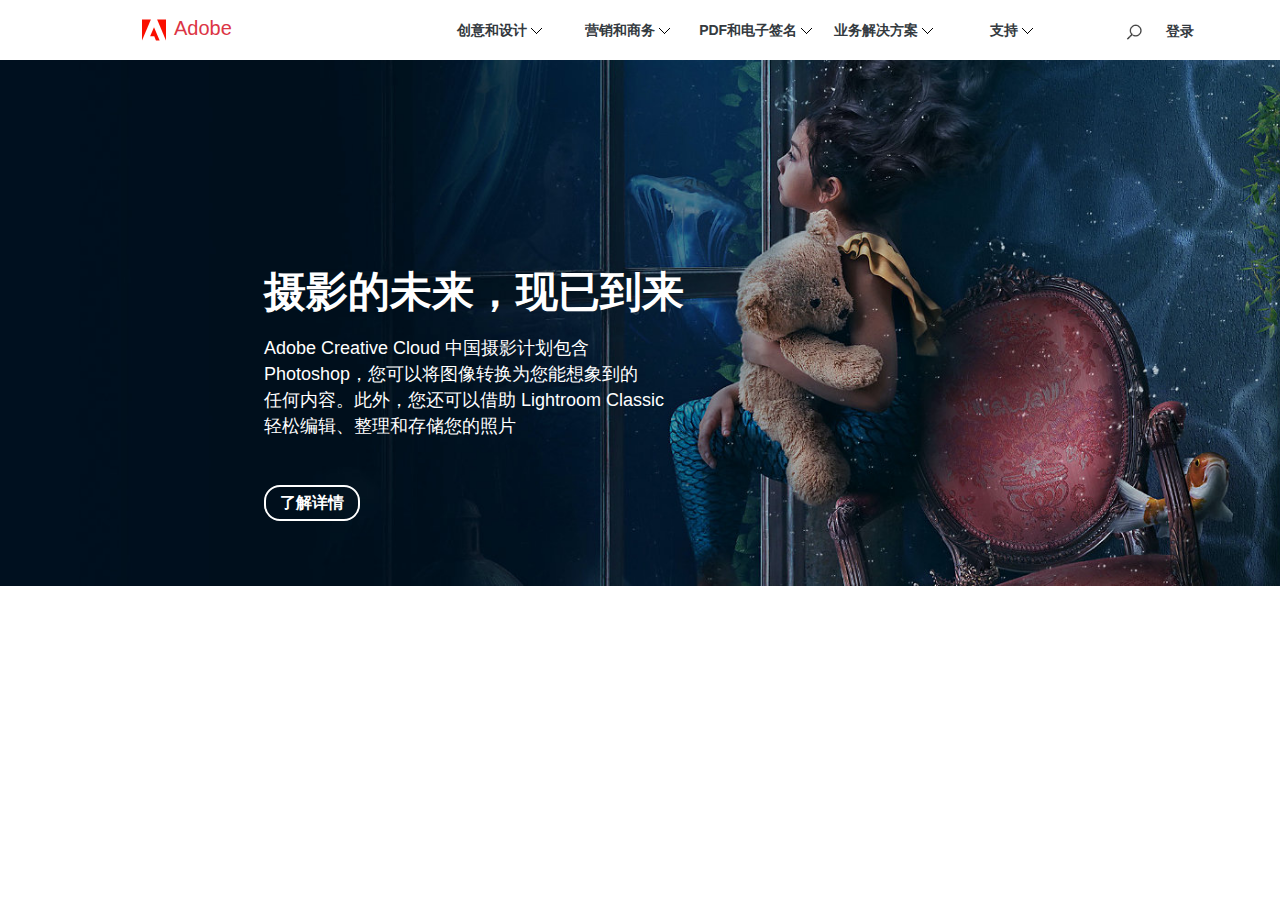
<file: Adoobe-project/index.html>
<html lang="en">
    <head>
        <meta charset="UTF-8">
        <title>Document</title>
        <meta name="viewport" content="width=device-width,initial-scale=1">
        <link rel="stylesheet" href="css/bootstrap.css">
        <script src="js/jquery.min.js"></script>
        <script src="js/popper.min.js"></script>
        <script src="js/bootstrap.min.js"></script>
		<link rel="stylesheet" type="text/css" href="css/index.css"/>
		<style type="text/css">
			.dropdown-menu>li{
				width: 207px;
				height: 53px;
				line-height: 1;
				padding: 12px 15px;
			}
			.dropdown-menu{
				border: 0;
				border-radius: 0;
				top: 18px;
				left: 0px;
			}
		</style>
    </head>
    <body>
        <div>
			<div class="bg-white nav_ref">
				<!-- 2.lg以上隐藏，lg以下显示的按钮 -->
				<!-- <button data-target="#d1" data-toggle="collapse" class="navbar-toggler">
					<span class="navbar-toggler-icon"></span>
				</button> -->
				<!-- 导航栏 nav -->
				<div class="text-danger h5 d-inline-block mb-0 logo_abs"><img class="logo_size mr-2" src="./img/logo.svg">Adobe</div>
				<div id="d1" class="nav_width d-inline-block nve_abs">
					<ul class="nav nav-justified">
						<li class="nav-item">
							<a data-toggle="dropdown" class="text-dark font-weight-bold font_size" href="#">创意和设计 <img src="img/53e0e2d752050295fbabd3185f990b8.png"></a>
							<ul class="dropdown-menu">
								<li><a href="#">jmeter</a></li>
								<li><a href="#">EJB</a></li>
								<li><a href="#">Jasper Report</a></li>
								<li class="divider"></li>
								<li><a href="#">分离的链接</a></li>
								<li class="divider"></li>
								<li><a href="#">另一个分离的链接</a></li>
							</ul>
						</li>
						<li class="nav-item">
							<a data-toggle="dropdown" class="text-dark font-weight-bold font_size" href="#">营销和商务 <img src="img/53e0e2d752050295fbabd3185f990b8.png"></a>
							<ul class="dropdown-menu">
								<li><a href="#">jmeter</a></li>
								<li><a href="#">EJB</a></li>
								<li><a href="#">Jasper Report</a></li>
								<li class="divider"></li>
								<li><a href="#">分离的链接</a></li>
								<li class="divider"></li>
								<li><a href="#">另一个分离的链接</a></li>
							</ul>
						</li>
						<li class="nav-item">
							<a data-toggle="dropdown" class="text-dark font-weight-bold font_size" href="#">PDF和电子签名 <img src="img/53e0e2d752050295fbabd3185f990b8.png"></a>
							<ul class="dropdown-menu">
								<li><a href="#">jmeter</a></li>
								<li><a href="#">EJB</a></li>
								<li><a href="#">Jasper Report</a></li>
								<li class="divider"></li>
								<li><a href="#">分离的链接</a></li>
								<li class="divider"></li>
								<li><a href="#">另一个分离的链接</a></li>
							</ul>
						</li>
						<li class="nav-item">
							<a data-toggle="dropdown" class="text-dark font-weight-bold font_size" href="#">业务解决方案 <img src="img/53e0e2d752050295fbabd3185f990b8.png"></a>
							<ul class="dropdown-menu">
								<li><a href="#">jmeter</a></li>
								<li><a href="#">EJB</a></li>
								<li><a href="#">Jasper Report</a></li>
								<li class="divider"></li>
								<li><a href="#">分离的链接</a></li>
								<li class="divider"></li>
								<li><a href="#">另一个分离的链接</a></li>
							</ul>
						</li>
						<li class="nav-item">
							<a data-toggle="dropdown" class="text-dark font-weight-bold font_size" href="#">支持 <img src="img/53e0e2d752050295fbabd3185f990b8.png"></a>
							<ul class="dropdown-menu">
								<li>
									<a class="" href="#">帮助中心</a>
									<p>疑难解答和操作说明</p>
								</li>
								<li><a href="#">EJB</a></li>
								<li><a href="#">Jasper Report</a></li>
								<li class="divider"></li>
								<li><a href="#">分离的链接</a></li>
								<li class="divider"></li>
								<li><a href="#">另一个分离的链接</a></li>
							</ul>
						</li>
					</ul>
				</div>
				<div class="d-inline-block login_abs">
					<div class="mt_20 d-inline-block"><img class="search_img_size mr-3" src="img/search.png"></div>
					<a class="text-dark font-weight-bold font_size line_height" href="#">登录</a>
				</div>
			</div>
			<div class="mt_img">
				<div class="text_size text-white">
					<p class="">摄影的未来，现已到来</p>
					<p class="mb-2">Adobe Creative Cloud 中国摄影计划包含</p>
					<p class="mb-2">Photoshop，您可以将图像转换为您能想象到的</p>
					<p class="mb-2">任何内容。此外，您还可以借助 Lightroom Classic</p>
					<p class="mb-2">轻松编辑、整理和存储您的照片</p>
				</div>
				<div class="btn_detail">
					<a class="text-white" href="#">了解详情</a>
				</div>
			</div>
		</div>
    </body>
</html>
</file>
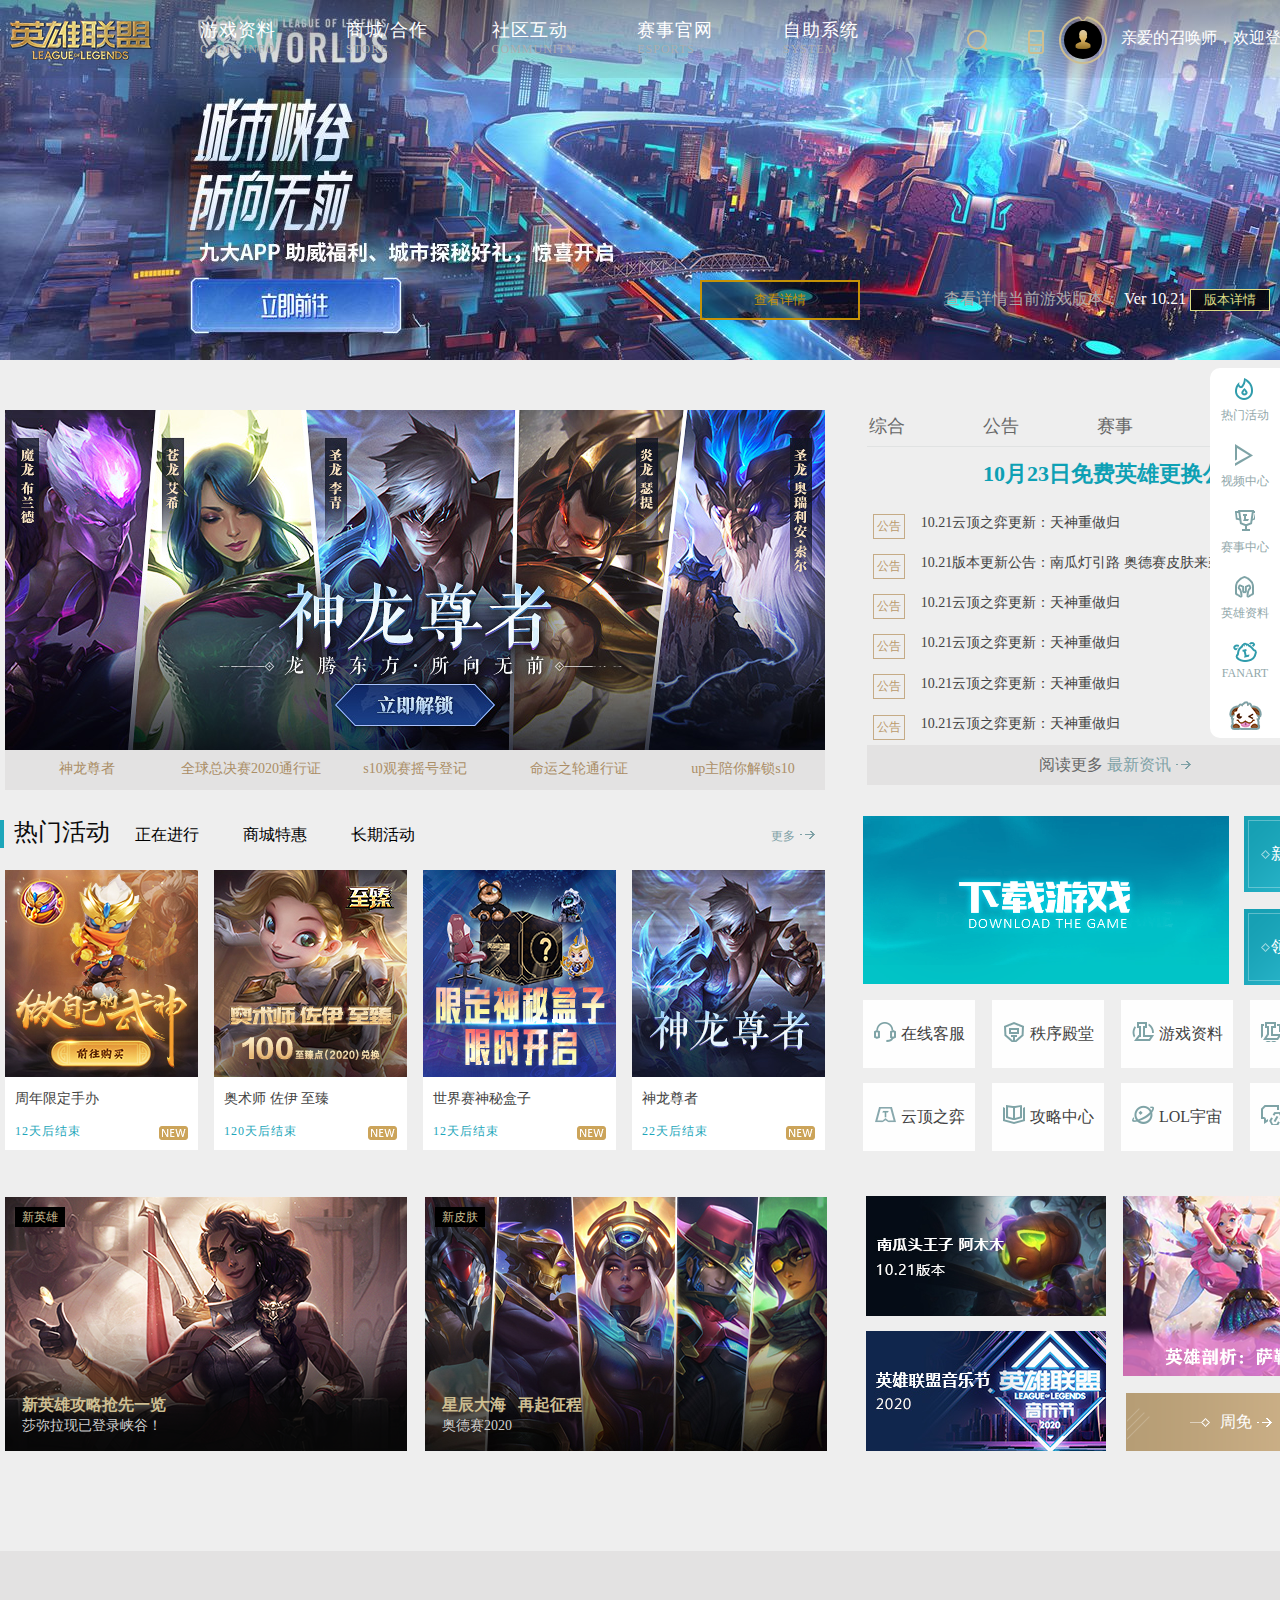
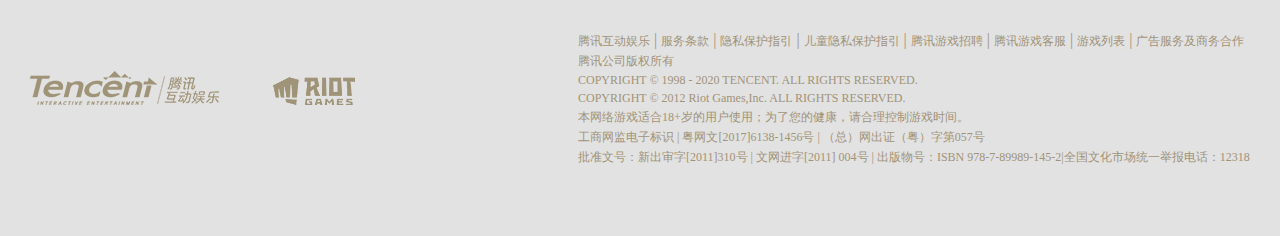
<file: lol-project/index.html>
<!DOCTYPE html>
<html lang="en">

<head>
    <meta charset="UTF-8">
    <title>英雄联盟全新官方网站-腾讯游戏</title>
    <style type="text/css">

    </style>
    <link rel="stylesheet" type="text/css" href="./css/tool.css">
    <!-- 内容控制台 -->
    <link rel="stylesheet" type="text/css" href="./css/console.css">
    <!-- 图标 -->
    <link rel="stylesheet" type="text/css" href="./css/icon.css">
    <!-- 导航栏  -->
    <link rel="stylesheet" type="text/css" href="./css/nav.css">
    <!-- 轮播图  公告  -->
    <link rel="stylesheet" type="text/css" href="./css/content.css">
    <!-- 热门活动 游戏相关 -->
    <link rel="stylesheet" type="text/css" href="./css/part.css">
    <!-- 新英雄 新皮肤 版本导航 -->
    <link rel="stylesheet" type="text/css" href="./css/new-news.css">
    <!-- 侧边栏  -->
    <link rel="stylesheet" type="text/css" href="./css/sidebar.css">
    <!-- 底部  -->
    <link rel="stylesheet" type="text/css" href="./css/footer.css">
</head>

<body>
    <!-- 侧边栏 -->
    <div class="sidebar">
        <ul>
            <li class="hot-active-icon">
                <i></i>
                <p>热门活动</p>
            </li>
            <li class="video-center-icon">
                <i></i>
                <p>视频中心</p>
            </li>
            <li class="math-center-icon">
                <i></i>
                <p>赛事中心</p>
            </li>
            <li class="hero-data-icon">
                <i></i>
                <p>英雄资料</p>
            </li>
            <li class="fanart-icon">
                <i></i>
                <p>FANART</p>
            </li>
            <li class="polo-icon">
                <i></i>
            </li>
        </ul>
    </div>
    <!-- 导航栏 -->
    <header class="t_bg">
        <div>
            <div class="head_nav">
                <!-- logo -->
                <a href="">
                    <img src="./img/logo.png">
                </a>
                <!-- 导航栏 -->
                <ul>
                    <li>
                        <a href="#">
                            <span>游戏资料</span>
                        </a>
                        <span>
                            <a href="#">GAME INFO</a>
                        </span>
                    </li>
                    <li>
                        <a href="#">
                            <span>商城/合作</span>
                        </a>
                        <span>
                            <a href="#">STORE</a>
                        </span>
                    </li>
                    <li>
                        <a href="#">
                            <span>社区互动</span>
                        </a>
                        <span>
                            <a href="#">COMMUNITY</a>
                        </span>
                    </li>
                    <li>
                        <a href="#">
                            <span>赛事官网</span>
                        </a>
                        <span>
                            <a href="#">ESPORTS</a>
                        </span>
                    </li>
                    <li>
                        <a href="#">
                            <span>自助系统</span>
                        </a>
                        <span>
                            <a href="#">SYSTEM</a>
                        </span>
                    </li>
                </ul>
                <div class="search_EWM">
                    <ul>
                        <li class="search-icon">
                            <i></i>
                        </li>
                        <li class="code-icon">
                            <i></i>
                        </li>
                        <!-- <i class="user-border-icon"></i> -->
                    </ul>
                </div>
                <div class="user">
                    <i class="user-border-icon"></i>
                    <img class="user_img" src="./img/default.png">
                    <p>亲爱的召唤师，欢迎登录</p>
                </div>
            </div>
            <div class="btn">
                <button>
                    <a href="#">查看详情</a>
                </button>
                <span>查看详情当前游戏版本：</span>
                <b>Ver 10.21</b>
                <button class="btn_check">
                    <a href="#">版本详情</a>
                </button>
            </div>
        </div>
    </header>
    <div class="console">
        <!-- 轮播图 -->
        <div class="slideshow">
            <div>
                <a href="#">
                    <img id="slideshow_2" src="./img/slideshow_2.jpeg">
                </a>
                <a href="#">
                    <img id="slideshow_1" src="./img/slideshow_1.jpeg">
                </a>
                <a href="#">
                    <img id="slideshow_3" src="./img/slideshow_3.jpeg">
                </a>
                <a href="#">
                    <img id="slideshow_4" src="./img/slideshow_4.jpeg">
                </a>
                <a href="#">
                    <img id="slideshow_5" src="./img/slideshow_5.jpeg">
                </a>
            </div>
            <ul>
                <li>
                    <a href="#slideshow_2">神龙尊者</a>
                </li>
                <li>
                    <a href="#slideshow_1">全球总决赛2020通行证</a>
                </li>
                <li>
                    <a href="#slideshow_5">s10观赛摇号登记</a>
                </li>
                <li>
                    <a href="#slideshow_4">命运之轮通行证</a>
                </li>
                <li>
                    <a href="#slideshow_3">up主陪你解锁s10</a>
                </li>
            </ul>
        </div>
        <!-- 公告 -->
        <div class="notice">
            <ul>
                <li>
                    <a href="#">综合</a>
                </li>
                <li>
                    <a href="#">公告</a>
                </li>
                <li>
                    <a href="#">赛事</a>
                </li>
                <li>
                    <a href="#">攻略</a>
                </li>
                <li id="last">
                    <a href="#">社区</a>
                </li>
            </ul>
            <table>
                <tr class="news_one">
                    <td colspan="3"><a href="./public/notice-deatil.html">10月23日免费英雄更换公告</a></td>
                </tr>
                <tr>
                    <td class="td_one">公告</td>
                    <td class="td_left"><a href="">10.21云顶之弈更新：天神重做归</a></td>
                    <td class="td_time">10-14</td>
                </tr>
                <tr>
                    <td class="td_one">公告</td>
                    <td class="td_left"><a href="#">10.21版本更新公告：南瓜灯引路 奥德赛皮肤来袭！</a></td>
                    <td class="td_time">10-14</td>
                </tr>
                <tr>
                    <td class="td_one">公告</td>
                    <td class="td_left"><a href="">10.21云顶之弈更新：天神重做归</a></td>
                    <td class="td_time">10-14</td>
                </tr>
                <tr>
                    <td class="td_one">公告</td>
                    <td class="td_left"><a href="">10.21云顶之弈更新：天神重做归</a></td>
                    <td class="td_time">10-14</td>
                </tr>
                <tr>
                    <td class="td_one">公告</td>
                    <td class="td_left"><a href="">10.21云顶之弈更新：天神重做归</a></td>
                    <td class="td_time">10-14</td>
                </tr>
                <tr>
                    <td class="td_one">公告</td>
                    <td class="td_left"><a href="">10.21云顶之弈更新：天神重做归</a></td>
                    <td class="td_time">10-14</td>
                </tr>
                <!-- <tr>
                        <td class="td_one">公告</td>
                        <td class="td_left"><a href="">10.21云顶之弈更新：天神重做归</a></td>
                        <td>10-14</td>
                    </tr> -->
            </table>
            <a class="read_btn" href="#">阅读更多
                    <span>最新资讯<i class="right-arrows-blue-icon"></i></span>
                </a>
        </div>
        <!-- 热门活动 -->
        <div class="hot-act">
            <div class="hot-act-nav">
                <h2>热门活动</h2>
                <ul>
                    <li><a href="#">正在进行</a></li>
                    <li><a href="#">商城特惠</a></li>
                    <li><a href="#">长期活动</a></li>
                </ul>
                <a href="#">更多<i class="right-arrows-blue-icon"></i><img></a>
            </div>
            <div class="hot-act-list">
                <a href=""><img src="./img/act-01.jpg">
                    <span>周年限定手办</span>
                    <p>12天后结束</p>
                    <i class="new-icon"></i>
                </a>
                <a href=""><img src="./img/act-02.jpg">
                    <span>奥术师 佐伊 至臻</span>
                    <p>120天后结束</p>
                    <i class="new-icon"></i>
                </a>
                <a href=""><img src="./img/act-03.jpg">
                    <span>世界赛神秘盒子</span>
                    <p>12天后结束</p>
                    <i class="new-icon"></i>
                </a>
                <a href=""><img src="./img/act-04.jpg">
                    <span>神龙尊者</span>
                    <p>22天后结束</p>
                    <i class="new-icon"></i>
                </a>
            </div>
        </div>
        <!--  游戏相关  -->
        <div class="game">
            <ul>
                <li>
                    <a class="btn-download " href="#">
                    </a>
                </li>
                <li><a class="btn-border" href="#">新手必备</a></li>
                <li><a class="btn-border" href="#">领取中心</a></li>
                <li><a href="#"><i class="icon-kh"></i>在线客服</a></li>
                <li><a href="#"><i class="icon-fhcx"></i>秩序殿堂</a></li>
                <li><a href="#"><i class="icon-yxzl"></i>游戏资料</a></li>
                <li><a href="#"><i class="icon-xgzd"></i>峡谷之巅</a></li>
                <li><a href="#"><i class="icon-tft"></i>云顶之弈</a></li>
                <li><a href="#"><i class="icon-101"></i>攻略中心</a></li>
                <li><a href="#"><i class="icon-yz"></i>LOL宇宙</a></li>
                <li><a href="#"><i class="icon-wxbd"></i>微信绑定</a></li>
            </ul>
        </div>
        <!-- 新英雄 -->
        <div class="new-hero">
            <i></i>
            <p>新英雄</p>
            <h2>新英雄攻略抢先一览</h2>
            <span>莎弥拉现已登录峡谷！</span>
        </div>
        <!-- 新皮肤 -->
        <div class="new-skin">
            <i></i>
            <p>新皮肤</p>
            <h2>星辰大海 &nbsp; 再起征程</h2>
            <span>奥德赛2020</span>
        </div>
        <!-- 版本导航 -->
        <div class="version">
            <div></div>
            <div></div>
            <div></div>
            <a href="#"><i class="week-left-icon"></i>周免<i class="right-arrows-yellow-icon"></i><i class="week-right-icon"></i></a>
        </div>
    </div>
    <!-- 底部 -->
    <footer class="footer">
        <div class="footer_wrap">
            <div class="footer_left">
                <i class="tencent-icon"></i>
                <i class="riot-icon"></i>
            </div>
            <div class="footer_right">
                <a href="#">腾讯互动娱乐</a> |
                <a href="#">服务条款</a> |
                <a href="#">隐私保护指引</a> |
                <a href="#">儿童隐私保护指引</a> |
                <a href="#">腾讯游戏招聘</a> |
                <a href="#">腾讯游戏客服</a> |
                <a href="#">游戏列表</a> |
                <a href="#">广告服务及商务合作</a>
                <p><a href="#">腾讯公司版权所有</a></p>
                <p>COPYRIGHT © 1998 - 2020 TENCENT. ALL RIGHTS RESERVED.</p>
                <p>COPYRIGHT © 2012 Riot Games,Inc. ALL RIGHTS RESERVED.</p>
                <p>本网络游戏适合18+岁的用户使用；为了您的健康，请合理控制游戏时间。</p>
                <p>
                    <a href="#">工商网监电子标识</a> |
                    <a href="#">粤网文[2017]6138-1456号</a> |
                    <a href="#">（总）网出证（粤）字第057号</a>
                </p>
                <p>
                    <a href="#">批准文号：新出审字[2011]310号</a> |
                    <a href="#">文网进字[2011] 004号</a> |
                    <a href="#">出版物号：ISBN</a> 978-7-89989-145-2|全国文化市场统一举报电话：12318
                </p>
            </div>
        </div>

    </footer>
</body>

</html>
</file>
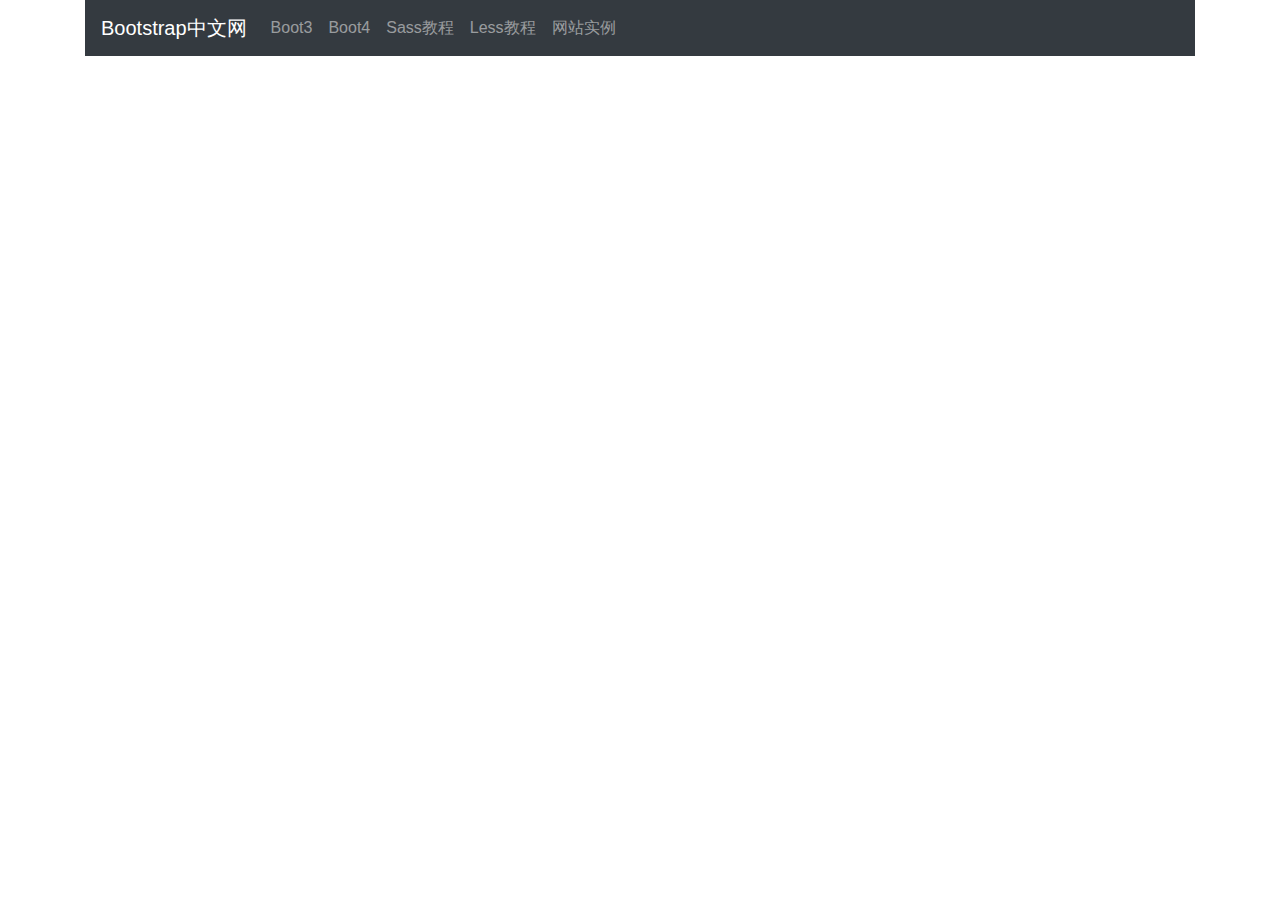
<file: Adoobe-project/03_collapse_navbar.html>
<html lang="en">
	<head>
		<meta charset="UTF-8">
		<title>Document</title>
		<meta name="viewport" content="width=device-width,initial-scale=1">
		<link rel="stylesheet" href="css/bootstrap.css">
		<script src="js/jquery.min.js"></script>
		<script src="js/popper.min.js"></script>
		<script src="js/bootstrap.min.js"></script>
	</head>
	<body>
		<div class="container">
			<div class="navbar navbar-dark bg-dark navbar-expand-lg">
				<!-- 1.不参与折叠的菜单 -->
				<a class="navbar-brand" href="#">Bootstrap中文网</a>
				<!-- 2.lg以上隐藏，lg以下显示的按钮 -->
				<button data-target="#d1" data-toggle="collapse" class="navbar-toggler">
					<span class="navbar-toggler-icon"></span>
				</button>
				<!-- 3.折叠的导航 -->
				<div id="d1" class="collapse navbar-collapse">
					<ul class="navbar-nav">
						<li class="nav-item">
							<a class="nav-link" href="#">Boot3</a>
						</li>
						<li class="nav-item">
							<a class="nav-link" href="#">Boot4</a>
						</li>
						<li class="nav-item">
							<a class="nav-link" href="#">Sass教程</a>
						</li>
						<li class="nav-item">
							<a class="nav-link" href="#">Less教程</a>
						</li>
						<li class="nav-item">
							<a class="nav-link" href="#">网站实例</a>
						</li>
					</ul>
				</div>
			</div>
		</div>
	</body>
</html>
</file>
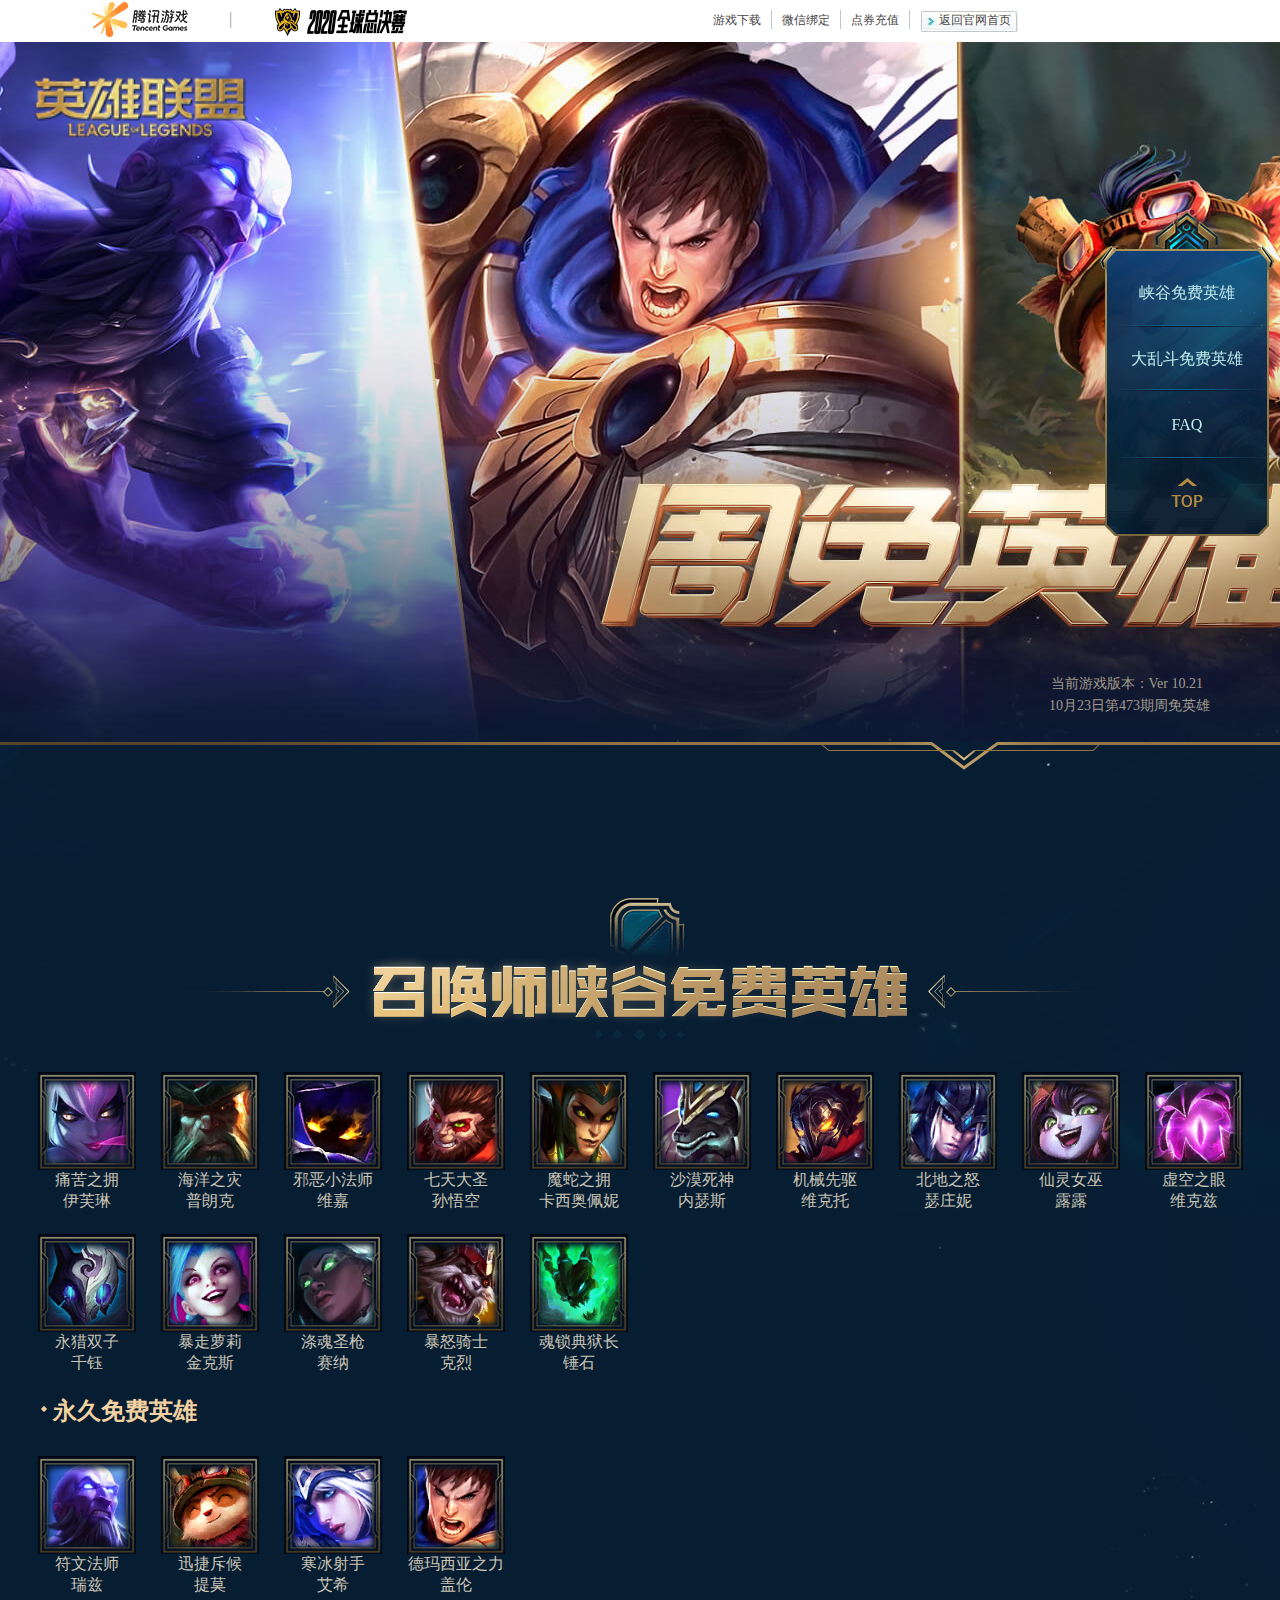
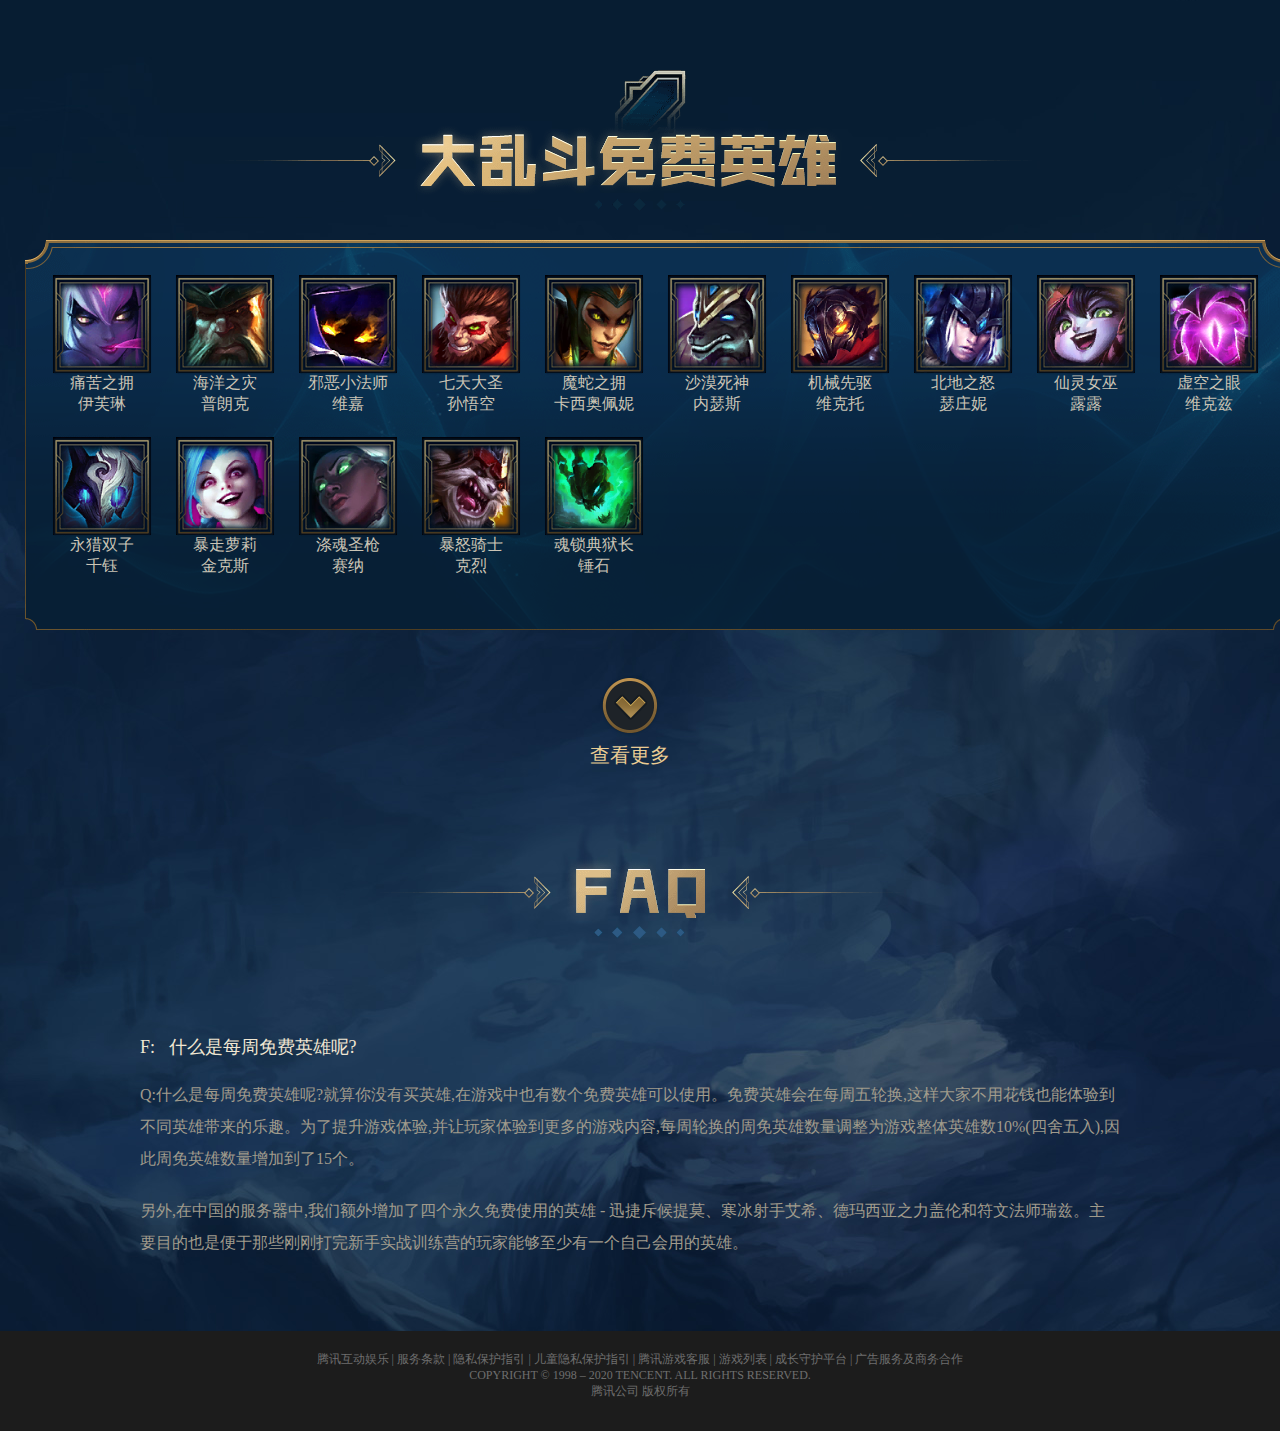
<file: lol-project/public/notice-deatil.html>
<!DOCTYPE html>
<html lang="en">

<head>
    <meta charset="UTF-8">
    <meta name="viewport" content="width=device-width, initial-scale=1.0">
    <meta http-equiv="X-UA-Compatible" content="ie=edge">
    <title>周免英雄-英雄联盟官方网站-腾讯游戏</title>
    <link rel="stylesheet" type="text/css" href="../css/tool.css">
    <link rel="stylesheet" type="text/css" href="./css/notice-detail.css">
    <link rel="stylesheet" type="text/css" href="./css/logo-icon.css">
</head>

<body>
    <!-- 导航栏 -->
    <header class="nav">
        <div class="logo">
            <i class="tencent-logo"></i>
            <span>|</span>
            <i class="lpl2020-logo"></i>
        </div>
        <ul>
            <li><a href="#">游戏下载</a></li>
            <li><a href="#">微信绑定</a></li>
            <li><a href="#">点券充值</a></li>
        </ul>
        <a href="#"><i class="right-row-icon">返回官网首页</i></a>
    </header>
    <!-- 侧边栏 -->
    <div class="slider-nav">
        <a href="#1">峡谷免费英雄</a>
        <a href="#2">大乱斗免费英雄</a>
        <a href="#3">FAQ</a>
        <a href="#">&nbsp;</a>
    </div>
    <!-- 头部背景 -->
    <div class="bg">
        <a href="#"><img src="../img/logo.png"></a>
        <p>当前游戏版本：Ver 10.21</p>
        <span>10月23日第473期周免英雄</span>
    </div>
    <!-- 中间内容 -->
    <div class="bg-1">
        <div class="bg-2">
            <div class="top-line"></div>
            <div class="did-box ">
                <!-- 召唤峡谷免费英雄 -->
                <div id="1">
                    <div class="btitle-1"></div>
                    <div class="zhs clearfix">
                        <ul>
                            <li>
                                <div class="zero-imask"></div><img src="./img/hero/Evelynn.png">
                                <p>痛苦之拥</p>
                                <p>伊芙琳</p>
                            </li>
                            <li>
                                <div class="zero-imask"></div><img src="./img/hero/Gangplank.png">
                                <p>海洋之灾</p>
                                <p>普朗克</p>
                            </li>
                            <li>
                                <div class="zero-imask"></div><img src="./img/hero/Veigar.png">
                                <p>邪恶小法师</p>
                                <p>维嘉</p>
                            </li>
                            <li>
                                <div class="zero-imask"></div><img src="./img/hero/MonkeyKing.png">
                                <p>七天大圣</p>
                                <p>孙悟空</p>
                            </li>
                            <li>
                                <div class="zero-imask"></div><img src="./img/hero/Cassiopeia.png">
                                <p>魔蛇之拥</p>
                                <p>卡西奥佩妮</p>
                            </li>
                            <li>
                                <div class="zero-imask"></div><img src="./img/hero/Nasus.png">
                                <p>沙漠死神</p>
                                <p>内瑟斯</p>
                            </li>
                            <li>
                                <div class="zero-imask"></div><img src="./img/hero/Viktor.png">
                                <p>机械先驱</p>
                                <p>维克托</p>
                            </li>
                            <li>
                                <div class="zero-imask"></div><img src="./img/hero/Sejuani.png">
                                <p>北地之怒</p>
                                <p>瑟庄妮</p>
                            </li>
                            <li>
                                <div class="zero-imask"></div><img src="./img/hero/Lulu.png">
                                <p>仙灵女巫</p>
                                <p>露露</p>
                            </li>
                            <li>
                                <div class="zero-imask"></div><img src="./img/hero/Velkoz.png">
                                <p>虚空之眼</p>
                                <p>维克兹</p>
                            </li>
                            <li>
                                <div class="zero-imask"></div><img src="./img/hero/Kindred.png">
                                <p>永猎双子</p>
                                <p>千钰</p>
                            </li>
                            <li>
                                <div class="zero-imask"></div><img src="./img/hero/Jinx.png">
                                <p>暴走萝莉</p>
                                <p>金克斯</p>
                            </li>
                            <li>
                                <div class="zero-imask"></div><img src="./img/hero/Senna.png">
                                <p>涤魂圣枪</p>
                                <p>赛纳</p>
                            </li>
                            <li>
                                <div class="zero-imask"></div><img src="./img/hero/Kled.png">
                                <p>暴怒骑士</p>
                                <p>克烈</p>
                            </li>
                            <li>
                                <div class="zero-imask"></div><img src="./img/hero/Thresh.png">
                                <p>魂锁典狱长</p>
                                <p>锤石</p>
                            </li>

                        </ul>
                    </div>
                    <div class="yj-htext">
                        <i class="i-icon"></i>
                        <span>永久免费英雄</span>
                    </div>
                    <div class="hli-hover">
                        <ul>
                            <li>
                                <div class="zero-imask"></div><img src="./img/hero/Ryze.png">
                                <p>符文法师</p>
                                <p>瑞兹</p>
                            </li>
                            <li>
                                <div class="zero-imask"></div><img src="./img/hero/Teemo.png">
                                <p>迅捷斥候</p>
                                <p>提莫</p>
                            </li>
                            <li>
                                <div class="zero-imask"></div><img src="./img/hero/Ashe.png">
                                <p>寒冰射手</p>
                                <p>艾希</p>
                            </li>
                            <li>
                                <div class="zero-imask"></div><img src="./img/hero/Garen.png">
                                <p>德玛西亚之力</p>
                                <p>盖伦</p>
                            </li>
                        </ul>
                    </div>
                </div>
                <!-- 大乱斗免费英雄 -->
                <div id="2">
                    <div class="btitle-2"></div>
                    <div class="did-himan">
                        <ul>
                            <li>
                                <div class="zero-imask"></div><img src="./img/hero/Evelynn.png">
                                <p>痛苦之拥</p>
                                <p>伊芙琳</p>
                            </li>
                            <li>
                                <div class="zero-imask"></div><img src="./img/hero/Gangplank.png">
                                <p>海洋之灾</p>
                                <p>普朗克</p>
                            </li>
                            <li>
                                <div class="zero-imask"></div><img src="./img/hero/Veigar.png">
                                <p>邪恶小法师</p>
                                <p>维嘉</p>
                            </li>
                            <li>
                                <div class="zero-imask"></div><img src="./img/hero/MonkeyKing.png">
                                <p>七天大圣</p>
                                <p>孙悟空</p>
                            </li>
                            <li>
                                <div class="zero-imask"></div><img src="./img/hero/Cassiopeia.png">
                                <p>魔蛇之拥</p>
                                <p>卡西奥佩妮</p>
                            </li>
                            <li>
                                <div class="zero-imask"></div><img src="./img/hero/Nasus.png">
                                <p>沙漠死神</p>
                                <p>内瑟斯</p>
                            </li>
                            <li>
                                <div class="zero-imask"></div><img src="./img/hero/Viktor.png">
                                <p>机械先驱</p>
                                <p>维克托</p>
                            </li>
                            <li>
                                <div class="zero-imask"></div><img src="./img/hero/Sejuani.png">
                                <p>北地之怒</p>
                                <p>瑟庄妮</p>
                            </li>
                            <li>
                                <div class="zero-imask"></div><img src="./img/hero/Lulu.png">
                                <p>仙灵女巫</p>
                                <p>露露</p>
                            </li>
                            <li>
                                <div class="zero-imask"></div><img src="./img/hero/Velkoz.png">
                                <p>虚空之眼</p>
                                <p>维克兹</p>
                            </li>
                            <li>
                                <div class="zero-imask"></div><img src="./img/hero/Kindred.png">
                                <p>永猎双子</p>
                                <p>千钰</p>
                            </li>
                            <li>
                                <div class="zero-imask"></div><img src="./img/hero/Jinx.png">
                                <p>暴走萝莉</p>
                                <p>金克斯</p>
                            </li>
                            <li>
                                <div class="zero-imask"></div><img src="./img/hero/Senna.png">
                                <p>涤魂圣枪</p>
                                <p>赛纳</p>
                            </li>
                            <li>
                                <div class="zero-imask"></div><img src="./img/hero/Kled.png">
                                <p>暴怒骑士</p>
                                <p>克烈</p>
                            </li>
                            <li>
                                <div class="zero-imask"></div><img src="./img/hero/Thresh.png">
                                <p>魂锁典狱长</p>
                                <p>锤石</p>
                            </li>

                        </ul>
                    </div>
                    <div class="i-jt">
                        <i></i>
                        <span>查看更多</span>
                    </div>
                </div>
                <!-- FAQ -->
                <div id="3">
                    <div class="btitle-3"></div>
                    <div class="faq">
                        <h4>F: &nbsp;&nbsp;什么是每周免费英雄呢?</h4>
                        <p>Q:什么是每周免费英雄呢?就算你没有买英雄,在游戏中也有数个免费英雄可以使用。免费英雄会在每周五轮换,这样大家不用花钱也能体验到不同英雄带来的乐趣。为了提升游戏体验,并让玩家体验到更多的游戏内容,每周轮换的周免英雄数量调整为游戏整体英雄数10%(四舍五入),因此周免英雄数量增加到了15个。</p>
                        <p>另外,在中国的服务器中,我们额外增加了四个永久免费使用的英雄 - 迅捷斥候提莫、寒冰射手艾希、德玛西亚之力盖伦和符文法师瑞兹。主要目的也是便于那些刚刚打完新手实战训练营的玩家能够至少有一个自己会用的英雄。</p>
                    </div>
                </div>
            </div>

        </div>
    </div>
    <footer class="footer">
        <a href="#">腾讯互动娱乐</a> |
        <a href="#">服务条款</a> |
        <a href="#">隐私保护指引</a> |
        <a href="#">儿童隐私保护指引</a> |
        <a href="#">腾讯游戏客服</a> |
        <a href="#">游戏列表</a> |
        <a href="#">成长守护平台</a> |
        <a href="#">广告服务及商务合作</a>
        <p>COPYRIGHT © 1998 – 2020 TENCENT. ALL RIGHTS RESERVED.</p>
        <p>腾讯公司 版权所有</p>
    </footer>
</body>

</html>
</file>
<file: Adoobe-project/css/index.css>
.logo_size{
	width: 24px;
	height: 60px;
}
a:hover{
	text-decoration: none;
}
.nav-item{
	height: 60px;
	line-height: 60px;
}
.nav-item:hover{
	background: rgba(230,230,220,0.3);
}
.font_size{
	font-size: 14px;
}
.line_height{
	line-height: 4.5;
}
.search_img_size{
	width: 24px
}
.mt_20{
	margin-top: 20px;
}
.nav_width{
	width: 40rem
}
.nav_ref{
	position: relative;
	min-width: 1320px;
	height: 60px;
	z-index: 99;
}
.logo_abs{
	position: absolute;
	top: 0px;left: 10%;
	margin-left: 10px;
}
.nve_abs{
	position: absolute;
	top: 0px;left: 33%;
}
.login_abs{
	position: absolute;
	top: 0px;left: 85%;
}
.mt_img{
	margin-top: -70px;
	background: url(../img/a.jpg) no-repeat;
	min-width: 1320px;
	width: 100%;
	height: 100%;
	background-size: 100%;
	position: relative;
}
.text_size{
	width: 543px;
	max-width: 543px;
	min-height: auto;
	position: absolute;
	top: 30%;
	left: 20%;
}
.text_size>p:nth-child(1){
	font-size: 42px;
	font-weight: bold
}
.text_size>p:not(:nth-child(1)){
	font-size: 18px;
	line-height: 18px;
	font-weight: 500;
}
.btn_detail{
				position: absolute;
				top: 55%;
				left: 20%;
				min-height: 32px;
				border: 2px solid #fff;
				border-radius: 1rem;
				font-weight: 700;
				padding: 4px 14px;
			}
</file>
<file: lol-project/css/tool.css>
html,
body,
ul,
li,
ol,
dl,
dd,
dt,
p,
h1,
h2,
h3,
h4,
h5,
h6,
form,
fieldset,
legend,
img,
input {
    margin: 0;
    padding: 0;
}

body {
    font-size: 16px;
    font-family: 'Microsoft YaHei';
    background: #eee;
}

ul,
ol,
dl,
li {
    list-style: none;
}

i,
em {
    font-style: normal;
}

b,
strong {
    font-weight: normal;
}

u,
a {
    text-decoration: none;
}

a {
    color: #000;
}

h1,
h2,
h3,
h4,
h5,
h6 {
    font-weight: normal;
    font-size: 16px;
}

input {
    border: none;
}

form input {
    outline: none;
}

img {
    display: block;
}


/*----清除浮动--解决高度塌陷的办法----*/

.clearfix::after {
    content: "";
    display: table;
    clear: both;
    height: 0;
}

.clearfix {
    *zoom: 1;
}


/*--------------*/


/*盒模型*/

Element {
    box-sizing: border-box;
    /*box-sizing: content-box;*/
}
</file>
<file: lol-project/css/console.css>
.console {
    box-sizing: border-box;
    width: 1358px;
    height: 1191px;
    margin: 0px auto;
    position: relative;
    left: 5px;
}
.slideshow,.notice,.hot-act,.game,.new-hero,.new-skin,.version{
    position: absolute;
}
.slideshow {
    top: 85px;
    left: 0px;
}

.notice {
    top: 45px;
    right: 0px;
}

.hot-act {
    bottom: 400px;
    left: 0px;
}

.game {
    bottom: 400px;
    right: 0px;
}

.new-hero {
    bottom: 100px;
    left: 0px;
}

.new-skin {
    bottom: 100px;
    left: 420px;
}
.version{
    bottom: 100px;
    right: 28px;
}
</file>
<file: lol-project/css/icon.css>
.riot-icon,.tencent-icon,.user-border-icon,.code-icon>i,.search-icon>i{
    background: url(../img/img-icon/topfoot-spr.png);
    display: inline-block;
}
.icon-kh,.icon-fhcx,.icon-yxzl,.icon-xgzd,.icon-tft,.icon-101,.icon-yz,.icon-wxbd,.hot-active-icon>i,.video-center-icon>i,.math-center-icon>i,.hero-data-icon>i,.fanart-icon>i,.polo-icon>i,.right-arrows-blue-icon,.right-arrows-yellow-icon,.new-icon{
    background: url(../img/img-icon/comm-spr.png);
    display: inline-block;
}
.icon-kh,.icon-fhcx,.icon-yxzl,.icon-xgzd,.icon-tft,.icon-101,.icon-yz,.icon-wxbd{
    width: 22px;
    height: 20px;
    margin: 0px 5px -3px 0;
}
.right-arrows-blue-icon,.right-arrows-yellow-icon{
    width: 15px;height: 9px;margin-left: 5px; 
}
.hot-active-icon>i,.video-center-icon>i ,.math-center-icon>i,.hero-data-icon>i{
    width: 20px;
    height: 25px;
}
.new-icon{
    background-position: -301px -46px;
    width: 29px;
    height: 14px;
}
.hot-active-icon>i {
    background-position: 177px -299px;
}

.video-center-icon>i {
    background-position: -262px -99px;
}
.right-arrows-blue-icon{
    background-position: 180px -127px;
}
.right-arrows-yellow-icon{
    background-position: -342px -99px;
}
.math-center-icon>i {
    background-position: -220px -46px;
}

.hero-data-icon>i {
    background-position: -269px -72px;
}

.fanart-icon>i {
    width: 24px;
    height: 20px;
    background-position: -258px -12px;
}

.polo-icon>i {
    width: 33px;
    height: 29px;
    background-position: -193px -12px;
}

.search-icon>i {
    width: 21px;
    height: 21px;
    background-position: -381px -39px;
}

.code-icon>i {
    width: 21px;
    height: 24px;
    background-position: -303px -84px;
}

.user-border-icon {
    width: 48px;
    height: 48px;
    position: absolute;
    top: 6px;
    right: 218px;
    background-position: -216px -117px;
}

.tencent-icon {
    width: 189px;
    height: 34px;
    background-position: -216px 0;
}

.riot-icon {
    width: 82px;
    height: 28px;
    margin-left: 50px;
    background-position: -216px -84px;
}

.icon-kh {
    background-position: -316px -12px;
}

.icon-fhcx {
    background-position: 175px -72px;
}

.icon-yxzl {
    background-position: -343px -12px;
}

.icon-xgzd {
    background-position: -193px -72px;
}

.icon-tft {
    background-position: -280px -125px;
}

.icon-101 {
    background-position: -371px -12px;
}

.icon-yz {
    background-position: -274px -46px;
}

.icon-wxbd {
    background-position: -193px -46px;
}
</file>
<file: lol-project/css/nav.css>
.t_bg {
    height: 360px;
    width: 100%;
    background: url(../img/h_bg.jpg) no-repeat;
    position: relative;
}

.t_bg>div {
    margin: auto;
    width: 100%;
    background: linear-gradient(to bottom, #00000056, #00000011);
}

.head_nav {
    margin: 0 auto;
    box-sizing: border-box;
    width: 100%;
    max-width: 1358px;
    min-width: 1325px;
    height: 78px;
    padding-top: 10px;
}


/* -----------------logo */

.t_bg .head_nav a {
    width: 132px;
    float: left;
    margin-right: 50px;
    letter-spacing: 1px;
}


/*-------------------end  */


/* ----------------导航栏 */

.head_nav>ul {
    float: left;
    width: 55%;
    height: 20px;
    padding: 18px;
}

.head_nav>ul li {
    float: left;
    margin-top: -10px;
    height: 78px;
    width: 20%;
    /* margin-left: 40px */
}

ul li a span {
    width: 160px;
    height: 20px;
    font-size: 18px;
    color: #fff;
    letter-spacing: 1px
}

ul li span>a {
    font-size: 12px;
    color: #aeaeae;
}

.user {
    /* width: 200px; */
    position: relative;
}

.user_img {
    width: 38px;
    border-radius: 50%;
    position: absolute;
    top: 11px;
    right: 223px;
}

.user>p {
    color: #fff;
    font-size: 16px;
    display: inline-block;
    position: absolute;
    right: 28px;
    top: 18px;
}

.search_EWM ul>li {
    float: left;
    padding: 20px
}


/*---------------------end */


/*---------------------btn */

.btn {
    width: 100%;
    max-width: 1358px;
    min-width: 1230px;
    position: absolute;
    left: 700px;
    top: 280px;
}

.btn button {
    width: 160px;
    height: 40px;
    border: 2px solid #c59207;
    background: rgba(0, 0, 0, 0.5);
    margin-right: 80px
}

.btn button a {
    color: #c59207;
}

.btn .btn_check {
    border: 1px solid rgb(221, 220, 132);
    height: 22px;
    width: 80px;
    background: rgba(0, 0, 0, 0.8)
}

.btn .btn_check a {
    color: rgb(221, 220, 132)
}

.btn span {
    color: #aaa;
}

.btn>b {
    color: #fff
}


/*---------------------end */
</file>
<file: lol-project/css/content.css>
/*--------------------- 轮播图 */

.slideshow {
    display: inline-block;
    background: #eee;
    width: 820px;
    height: 380px;
    text-align: center;
}

.slideshow>div {
    width: 820px;
    height: 340px;
    overflow: hidden;
    position: relative;
    top: -35px;
    left: 0px;
}

.slideshow ul {
    position: relative;
    top: -35px;
    left: 0px;
}

.slideshow ul li {
    float: left;
    height: 38px;
    line-height: 38px;
    font-size: 14px;
    width: 164px;
    background: #e3e2e2;
    border-bottom: 2px solid transparent;
    z-index: 119;
}

.slideshow ul li>a {
    color: #ab8e66;
}

.slideshow ul li:hover {
    border-bottom: 2px solid #cea861;
    background: #fff
}


/*--------------------- end */


/*--------------------- 公告 */

.notice {
    display: inline-block;
    width: 496px;
    height: 380px;
    overflow: hidden;
    text-align: center;
}

.content::after {
    content: "";
    display: table;
}

.notice ul {
    position: absolute;
    top: 0px;
    height: 35px;
    border-bottom: 1px #e0e2e2 solid;
    padding: 3px 0;
}

.notice ul li {
    float: left;
    width: 40px;
    height: 37px;
    margin-right: 74px;
    line-height: 37px;
}

.notice ul #last {
    margin-right: 0px;
}

.notice ul li>a {
    font-size: 18px;
    color: #676767;
}

.notice ul li>a:hover {
    font-size: 18px;
    color: #1da6ba;
    font-weight: 600
}

.notice ul li:hover {
    border-bottom: 2px solid #1da6ba
}

.notice table {
    width: 496px;
    height: 300px;
    position: absolute;
    top: 40px;
}

.notice tr {
    border-bottom: 2px solid #e0e2e2;
    color: #424242;
    font-size: 14px
}

.notice tr td>a {
    color: #424242;
    font-size: 14px
}

.td_left {
    text-align: left;
    padding-left: 10px;
}

.td_one {
    display: inline-block;
    padding: 3px;
    border: 1px solid #c5ab86;
    font-size: 12px;
    color: #bb9a6c;
    margin-top: 10px
}

.notice tr .td_time {
    color: #9d9d9d;
}

.notice .news_one td>a {
    font-size: 22px;
    color: #0da0b4;
    font-weight: 600;
}
.notice .news_one>td {
    padding: 10px
}

.notice .read_btn {
    display: block;
    position: relative;
    top: 340px;
    right: 0px;
    width: 496px;
    height: 40px;
    color: #676767;
    background: #e3e2e2;
    line-height: 40px;
}

.notice .read_btn>span {
    color: #7ea1a6
}


/*--------------------- end */
</file>
<file: lol-project/css/part.css>
/*------------热门活动 */

.hot-act {
    width: 820px;
    height: 335px;
    margin-right: 30px;
}

.hot-act-nav {
    width: 820px;
    height: 37px;
    font-weight: 400;
    position: absolute;
    top: 0px;
    left: 0px;
    border-bottom: 1px solid #eee
}

.hot-act-nav>h2::before {
    display: inline-block;
    content: "";
    vertical-align: middle;
    margin-left: -5px;
    margin-right: 10px;
    width: 4px;
    height: 28px;
    background: #1da6ba;
}

.hot-act-nav>h2 {
    font-size: 24px;
    color: #0b0b0b;
    vertical-align: middle;
    display: inline-block;
    margin-right: 10px;
    position: absolute;
    top: 0px;
    left: 0px;
}

.hot-act-nav>ul {
    display: inline-block;
    position: absolute;
    top: 0px;
    left: 130px;
}

.hot-act-nav ul li>a:hover {
    font-weight: 700;
    color: #1da6ba;
}

.hot-act-nav ul>li:hover {
    border-bottom: 2px solid #1da6ba;
}

.hot-act-nav>a {
    line-height: 40px;
    font-size: 12px;
    color: #7ea1a6;
    position: absolute;
    top: 0px;
    right: 10px;
}

.hot-act-nav>a:hover {
    color: #1da6ba
}

.hot-act-nav ul>li {
    float: left;
    width: 68px;
    height: 37px;
    color: #676767;
    font-size: 16px;
    line-height: 37px;
    margin-right: 40px
}
.hot-act-list {
    width: 820px;
    height: 278px;
    display: flex;
    flex-direction: row;
    justify-content: space-between;
    align-items: center;
    margin-top: 20px;
}

.hot-act-list>a {
    position: relative;
    width: 193px;
    height: 280px;
    top: 35px;
    background: #fff;
}

.hot-act-list a>span {
    font-size: 14px;
    color: #424242;
    position: absolute;
    left: 10px;
    bottom: 42px;
}

.hot-act-list a>p {
    font-size: 12px;
    color: #1da6ba;
    letter-spacing: 1px;
    position: absolute;
    left: 10px;
    bottom: 10px;
}
.hot-act-list a>i{
    position: absolute;
    bottom: 10px;
    right: 10px;
}

/*------------end */


/*------------下载游戏 */

.game {
    width: 500px;
    height: 335px;
}

.game ul li {
    float: left;
}

.game ul li:first-child {
    width: 366px;
    height: 168px;
    text-align: center;
    line-height: 168px;
    background: #0f0;
}

.game ul li:nth-child(2) {
    margin-left: -35px;
    width: 118px;
    height: 76px;
}

.game ul li:nth-child(3) {
    margin: 17px 0 0 -35px;
    width: 118px;
    height: 76px;
}

.game ul>li:nth-child(4),
.game ul>li:nth-child(5),
.game ul>li:nth-child(6),
.game ul>li:nth-child(7),
.game ul>li:nth-child(8),
.game ul>li:nth-child(9),
.game ul>li:nth-child(10),
.game ul>li:nth-child(11) {
    width: 112px;
    height: 68px;
    text-align: center;
    line-height: 68px;
    background: #fefefe;
}

.game ul>li:nth-child(5),
.game ul>li:nth-child(6),
.game ul>li:nth-child(7),
.game ul>li:nth-child(9),
.game ul>li:nth-child(10),
.game ul>li:nth-child(11) {
    margin-left: 17px;
    margin-top: 15px;
}

.game ul>li:nth-child(4),
.game ul>li:nth-child(8) {
    margin-left: 0px;
    margin-top: 15px;
}

.game ul a {
    color: #424242;
}

.game .btn-border {
    display: inline-block;
    width: 118px;
    height: 76px;
    text-align: center;
    line-height: 76px;
    color: #fff;
    margin-left: 50px;
    background: url(../img/img-icon/index-spr.png);
    background-position: -193px -316px;
}

.btn-download {
    display: inline-block;
    width: 366px;
    height: 168px;
    background: url(../img/pic-download.png);
}


/*------------end */
</file>
<file: lol-project/css/new-news.css>
/*------------- 新英雄 新皮肤 */

.new-hero {
    width: 402px;
    height: 254px;
    background: url(../img/champion-01.jpg);
}
.new-skin {
    width: 402px;
    height: 254px;
    background: url(../img/champion-02.jpg);
}
.new-hero>i{
    display: block;
    position: absolute;
    background: url(../img/pic-mask-0.png);
    width: 100%;
    height: 133px;
    bottom: 0px
}
.new-skin>p,.new-hero>p{
    display: block;
    background: #000;
    color: #cdbe91;
    width: 50px;
    height: 20px;
    font-size: 12px;
    text-align: center;
    line-height: 20px;
    position: absolute;
    top:10px;left: 10px
}
.new-skin>h2,.new-hero>h2{
    box-sizing: border-box;
    width: 100%;
    font-size: 16px;
    font-weight: 700;
    color: #cdbe91;
    position: absolute;
    bottom: 35px;
    padding: 0 17px;
    
}
.new-skin>span,.new-hero>span{
    box-sizing: border-box;
    color: #cfcfcf;
    position: absolute;
    bottom: 16px;
    padding: 0 17px;
    font-size: 14px
}

/*------------- end  */

/*------------- 版本导航  */

.version {
    width: 469px;
    height: 255px;
}
.version>div:nth-child(1),.version>div:nth-child(2){
    position: absolute;
    width: 240px;
    height: 120px;
}
.version>div:nth-child(1){
    background: url(../img/champion-03.jpg);
    top: 0px
}
.version>div:nth-child(2){
    background: url(../img/champion-04.jpg);
    bottom: 0px;
}
.version>div:nth-child(3){
    position: absolute;
    top: 0px;
    right: -30px;
    width: 242px;
    height: 180px;
    background: url(../img/champion-05.png);
}
.version>a{
    display: inline-block;
    position: absolute;
    bottom: 0px;right: -30px;
    width: 239px;
    height: 58px;
    font-size: 16px;
    color: #fff;
    background: url(../img/img-icon/index-spr.png) -193px -253px;
    text-align: center;
    line-height: 58px
}
.week-left-icon{
    display: inline-block;
    width: 20px;height: 9px;
    margin-right: 10px;
    background: url(../img/img-icon/index-spr.png) -531px -226px;
}
.week-right-icon{
    display: inline-block;
    width: 20px;height: 9px;
    margin-left: 10px;
    background: url(../img/img-icon/index-spr.png) -505px -226px;
}
/*------------- end  */
</file>
<file: lol-project/css/sidebar.css>
.sidebar{
    width:70px;
    height:370px;
    background: #fff;
    position: fixed;
    bottom: 18%;right: 0px;
    z-index: 199;
    border-radius: 10px;
    border-top-right-radius: 0;
    border-bottom-right-radius: 0;
}

.sidebar ul>li{
    padding: 10px 0;
    text-align: center;
    font-size: 12px;
    color: #92a8ab
}
</file>
<file: lol-project/css/footer.css>
.footer {
    width: 100%;
    height: 265px;
    background: #e3e2e2;
    position: relative;
    padding: 10px;
}

.footer .footer_wrap {
    margin: auto;
    width: 1358px;
    min-width: 1230px;
    height: 265px;
    position: relative;
}

.footer .footer_left {
    margin-left: 60px;
    width: 320;
    height: 100px;
    position: absolute;
    top: 110px;
    left: -40px;
}

.footer .footer_right {
    margin-left: 50px;
    width: 860px;
    height: 200px;
    color: #9f9378;
    position: absolute;
    top: 70px;
    right: -70px;
}

.footer .footer_right>a {
    font-size: 12px;
    color: #9f9378;
}

.footer .footer_right>p {
    font-size: 12px;
    color: #9f9378;
}

.footer .footer_right>p {
    color: #9f9378;
    margin-top: 3px
}

.footer .footer_right p>a {
    color: #9f9378;
    margin-top: 3px
}
</file>
<file: lol-project/public/css/notice-detail.css>
/*---------------------- 导航栏 */

.nav {
    width: 100%;
    min-width: 1460px;
    height: 42px;
    background: #fff;
    position: relative;
}

.logo>span {
    position: absolute;
    top: 10px;
    color: #999;
}

.nav>ul {
    position: absolute;
    top: 10px;
    right: 550px;
}

.nav>a {
    color: #464646 !important;
    font-size: 12px;
    position: absolute;
    top: 10px;
    right: 459px;
    display: block;
    width: 80px;
    height: 17px;
    text-align: center;
    line-height: 21px;
}

.nav ul>li {
    float: left;
    padding: 0 10px;
    border-right: 1px solid #BFC6D7;
}

.nav ul li>a {
    font-size: 12px;
    color: #464646
}


/*---------------------- end */

.top-line {
    background: url(../img/top-line.png) no-repeat;
    height: 28px;
    width: 100%;
}


/*---------------------- 内容 */

.bg-1 {
    background: url(../img/bg2.jpg) no-repeat bottom center;
}

.bg-2 {
    background: url(../img/bgc2.jpg) no-repeat bottom center;
    height: 2189px;
}

.did-box {
    box-sizing: border-box;
    width: 1200px;
    height: 2189px;
    margin: 0 auto;
    padding-top: 128px;
    position: relative;
}

.did-box>div:nth-child(1) {
    height: 713px;
}

.did-box>div:nth-child(2) {
    height: 799px;
}

.did-box>div:nth-child(3) {
    height: 499px;
}

.btitle-1 {
    background: url(../img/btitle.png) 0px 0px;
    height: 144px;
    width: 1200px;
}

.btitle-2 {
    background: url(../img/btitle.png) 0px -301px;
    height: 144px;
    width: 1200px;
    position: absolute;
    top: 900px;
}

.btitle-3 {
    background: url(../img/btitle.png) 0px -560px;
    height: 144px;
    width: 1200px;
    position: absolute;
    bottom: 400px;
}

.faq {
    position: absolute;
    bottom: 100px;
    left: 100px;
}

.did-himan {
    box-sizing: border-box;
    background: url(../img/dld-hmain.png) no-repeat;
    height: 404px;
    width: 1260px;
    position: absolute;
    top: 1070px;
    margin-left: -15px;
    padding-top: 35px;
    padding-left: 15px;
}

.i-jt {
    position: absolute;
    top: 1500px;
    left: 550px;
}

.i-jt>span {
    font-size: 20px;
    color: #eacc93;
}

.i-jt>i {
    background: url(../img/i-jt.png) no-repeat;
    width: 62px;
    height: 62px;
    display: block;
    margin: 5px auto;
}

.zhs,
.hli-hover {
    margin-top: 30px;
    margin-left: -15px;
}

.zhs>ul,
.did-himan>ul,
.hli-hover>ul {
    width: 1230px;
}

.hli-hover ul li>img,
.did-himan ul li>img,
.zhs ul li>img {
    margin: 0 auto;
    width: 98px;
    height: 98px;
}

.hli-hover ul li,
.did-himan ul li,
.zhs ul li {
    box-sizing: border-box;
    float: left;
    width: 123px;
    height: 162px;
    text-align: center;
    color: #cac4b5;
    font-size: 16px;
    position: relative;
}

.bg {
    height: 700px;
    background: url(../img/bg1.jpg);
    position: relative;
}

.bg a>img {
    width: 250px;
    height: 90px;
    position: absolute;
    top: 20px;
    left: 20px;
}

.bg>span,
.bg>p {
    font-size: 14px;
    color: #a09b8c;
    position: absolute;
}

.bg>p {
    bottom: 49px;
    right: 77px;
}

.bg>span {
    bottom: 27px;
    right: 70px;
}

.yj-htext>span {
    font-size: 24px;
    color: #f3d1a1;
    font-weight: bold;
    line-height: 30px;
}

.faq>h4 {
    color: #f0e6d2;
    font-size: 18px;
    margin-bottom: 20px;
}

.faq>p:nth-child(2) {
    font-size: 16px;
    color: #a09b8c;
    display: block;
    width: 980px;
    height: 96px;
    line-height: 32px;
}

.faq>p:nth-child(3) {
    width: 980px;
    height: auto;
    margin: 0 auto;
    font-size: 16px;
    line-height: 32px;
    color: #a09b8c;
    margin-top: 20px;
}

.slider-nav {
    position: fixed;
    top: 200px;
    right: 5px;
    width: 176px;
    height: 336px;
    background: url(../img/nav-fbg.png) no-repeat;
    z-index: 119;
    text-align: center;
    padding-top: 60px;
}

.slider-nav>a {
    display: block;
    width: 100%;
    height: 66px;
    line-height: 66px;
    font-size: 16px;
    color: #c2ecef;
}


/*---------------------- end */


/*---------------------- 底部 */

.footer {
    width: 100%;
    height: 60px;
    background: #1c1c1c;
    text-align: center;
    font-size: 12px;
    color: #6e6e6e;
    padding: 20px 0
}

.footer>a {
    color: #6e6e6e;
}


/*---------------------- end */
</file>
<file: lol-project/public/css/logo-icon.css>
.logo{
    position: absolute;
    top: 0px;right: 1000px;
    width: 440px;
    height: 42px;
}
.tencent-logo,.lpl2020-logo,.right-row-icon{
    background: url(../img/top20200923.png);
    display: inline-block;
}
.right-row-icon{
    background-position: 0px -136px;
    height: 22px;
    width: 108px;
}
.tencent-logo{
    width: 205px;
    height: 38px;
    background-position: 0px -44px;
}
.lpl2020-logo{

    width: 230px;
    height: 36px;
    background-position: 0px -86px;
}
.zero-imask{
    background: url(../img/hero-imask.png) no-repeat;
    width: 100px;
    height: 100px;
    position: absolute;
    top: 0px;left: 12px
}
.i-icon{
    display: inline-block;
    width: 9px;
    height: 9px;
    margin-bottom: 5px;
    background: url(../img/i-lx.png);
}
</file>
